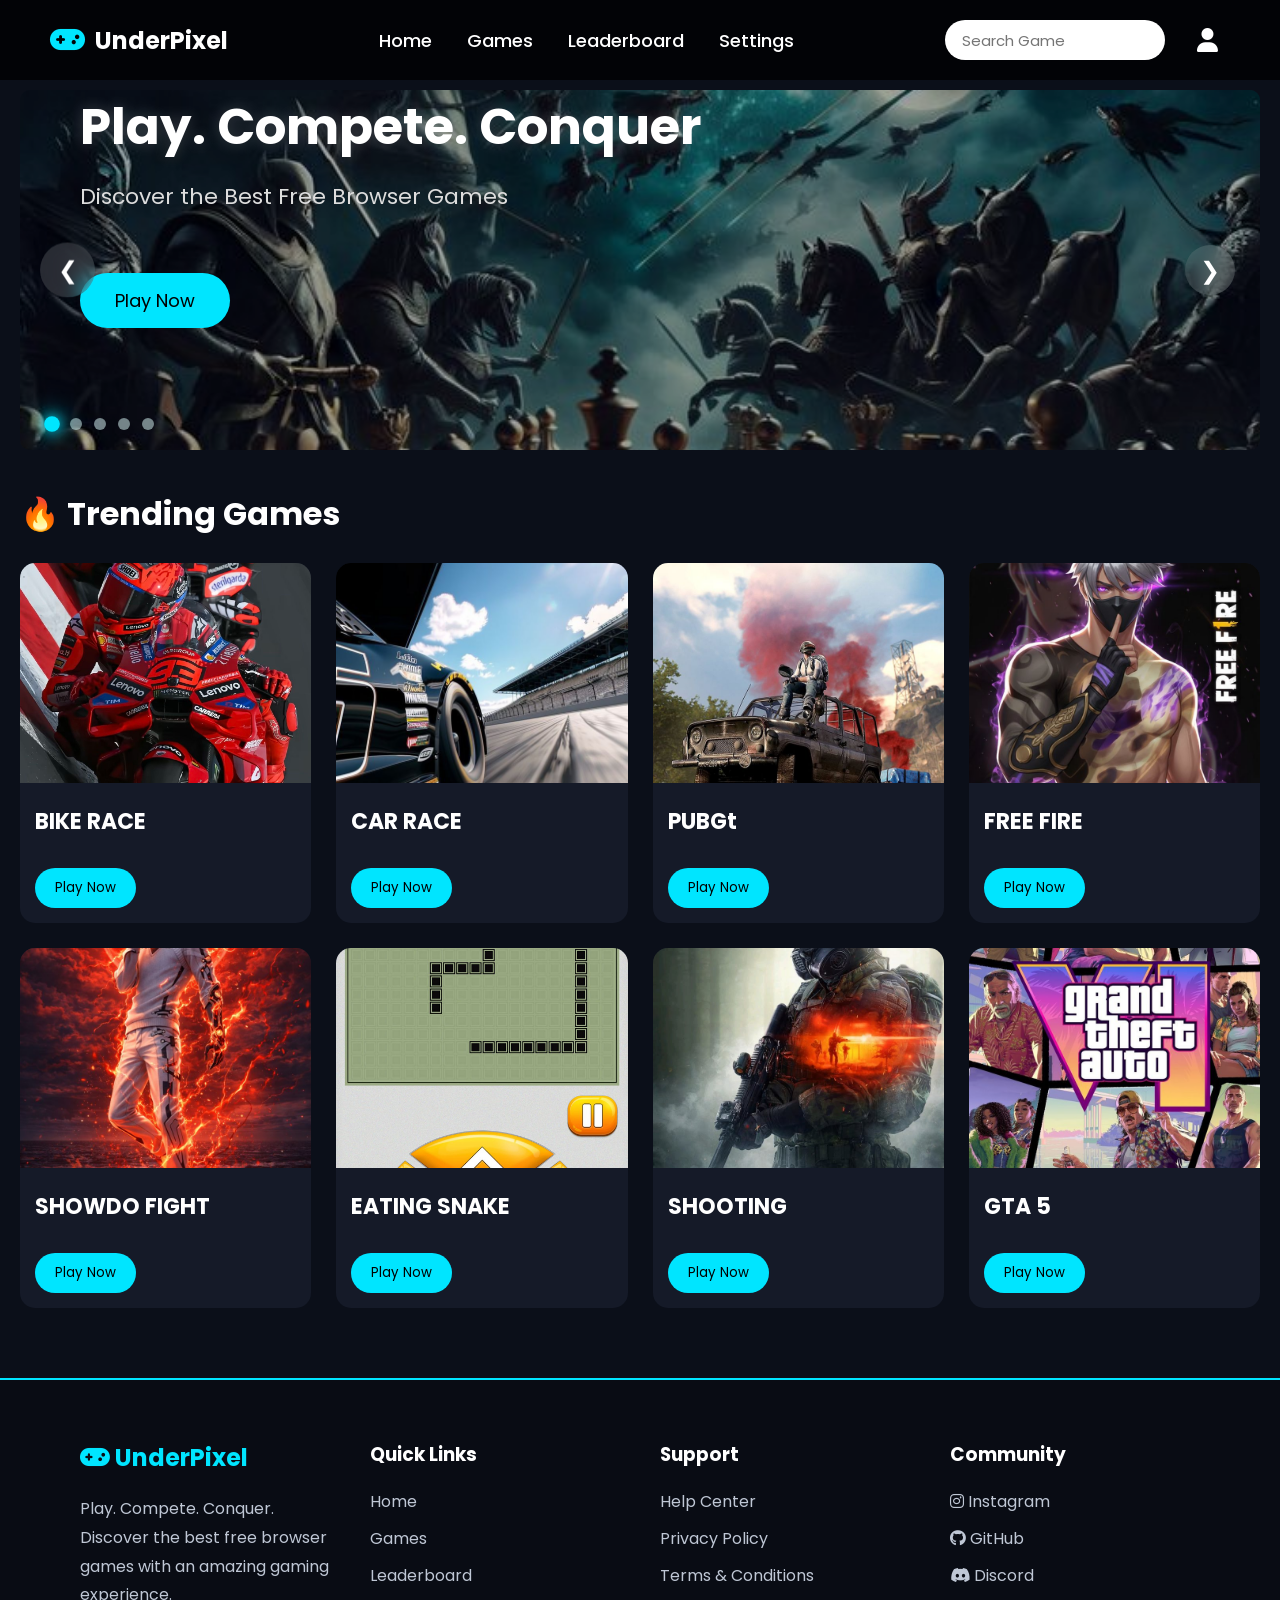
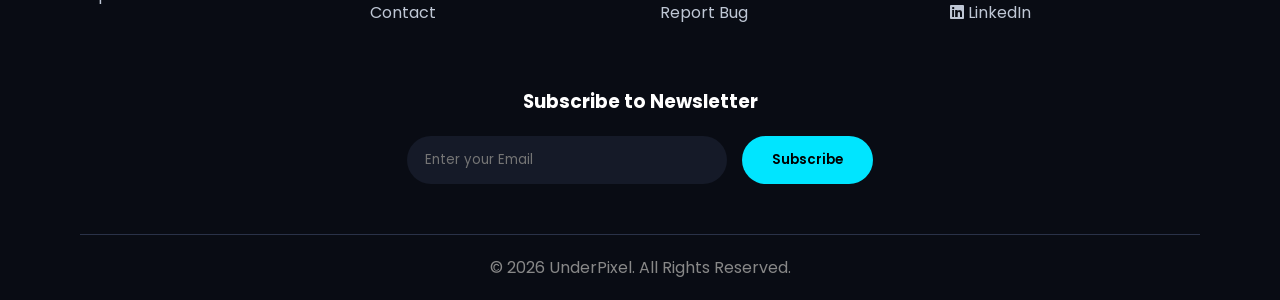
<file: dashboard.html>
<!DOCTYPE html>
<html lang="en">

<head>

    <meta charset="UTF-8">

    <meta name="viewport" content="width=device-width, initial-scale=1.0">

    <title>UnderPixel Dashboard</title>



    <link href="https://fonts.googleapis.com/css2?family=Poppins:wght@300;400;500;600;700&display=swap" rel="stylesheet">

    <link rel="stylesheet"
        href="https://cdnjs.cloudflare.com/ajax/libs/font-awesome/6.6.0/css/all.min.css">

     <link rel="stylesheet" href="dashboard.css">   

</head>

<body>
    <nav>
        <div class="logo">
            <i class="fa-solid fa-gamepad"></i>
            <h2>UnderPixel</h2>
        </div>
        <div class="menu">
            <a href="#" class="active">Home</a>
            <a href="#">Games</a>
            <a href="leaderboard.html" >Leaderboard</a>
            <a href="setting.html">Settings</a>
        </div>
        <div class="right-section">
            <input type="text" class="search-box" placeholder="Search Game">
            


            <div class="profile">

    <i class="fa-solid fa-user"></i>

    <div class="profile-dropdown">

        <div class="profile-header">

           
            <div>
                <h4>Chaitanya</h4>
                <p>Web Developer</p>
            </div>

        </div>

        <hr>

        <a href="profile.html">
            <i class="fa-solid fa-user"></i>
            My Profile
        </a>

        <a href="#">
            <i class="fa-solid fa-pen"></i>
            Edit Profile
        </a>

        <a href="#">
            <i class="fa-solid fa-trophy"></i>
            Achievements
        </a>

        <a href="#">
            <i class="fa-solid fa-heart"></i>
            My Favorites
        </a>

        <a href="#" class="logout">
            <i class="fa-solid fa-right-from-bracket"></i>
            Logout
        </a>

    </div>

</div>

        </div>
    </nav>
    <section class="hero">
        <button class="prev">&#10094;</button>
        <div class="overlay"></div>
        <div class="hero-content">
            <h1>Play. Compete. Conquer</h1>
            <p>Discover the Best Free Browser Games </p>
            <button class="play-btn">Play Now</button>
        </div>
        <button class="next">&#10095;</button>
        <div class="dots">
            <span class="dot active"></span>
            <span class="dot"></span>
            <span class="dot"></span>
            <span class="dot"></span>
            <span class="dot"></span>
              
        </div>

    </section>


    <section class="games">

    <h2 class="section-title">🔥 Trending Games</h2>

    <div class="game-container">

        <div class="game-card">
            <img src="images/BIke.jpg" alt="Bike Race">
            <h3>BIKE RACE</h3>
            <button>Play Now</button>
        </div>

        <div class="game-card">
            <img src="images/CAR.jpg" alt="Car race">
            <h3>CAR RACE</h3>
            <button>Play Now</button>
        </div>

        <div class="game-card">
            <img src="images/Pubg.jpg" alt="PUBG">
            <h3>PUBGt</h3>
            <button>Play Now</button>
        </div>

        <div class="game-card">
            <img src="images/FRee FIre.jpg" alt="FREE FIRE">
            <h3>FREE FIRE</h3>
            <button>Play Now</button>
        </div>
        <div class="game-card">
            <img src="images/Showdo.jpg" alt="Showdo fight">
            <h3>SHOWDO FIGHT</h3>
            <button>Play Now</button>
        </div>
        <div class="game-card">
            <img src="images/Snake.jpg" alt="Snake game">
            <h3> EATING SNAKE </h3>
            <button>Play Now</button>
        </div>
        <div class="game-card">
            <img src="images/GUN.jpg" alt="Gun shoot">
            <h3>SHOOTING</h3>
            <button>Play Now</button>
        </div>
        <div class="game-card">
            <img src="images/GTA.jpg" alt="GTA v">
            <h3>GTA 5</h3>
            <button>Play Now</button>
        </div>

    </div>

</section>

<!-- Footer Start -->

<footer class="footer">

    <div class="footer-container">

        <!-- Logo -->
        <div class="footer-box">
            <h2><i class="fa-solid fa-gamepad"></i> UnderPixel</h2>
            <p>
                Play. Compete. Conquer.<br>
                Discover the best free browser games with an amazing gaming experience.
            </p>
        </div>

        <!-- Quick Links -->
        <div class="footer-box">
            <h3>Quick Links</h3>

            <a href="#">Home</a>
            <a href="#">Games</a>
            <a href="#">Leaderboard</a>
            <a href="#">Contact</a>
        </div>

        <!-- Support -->
        <div class="footer-box">
            <h3>Support</h3>

            <a href="#">Help Center</a>
            <a href="#">Privacy Policy</a>
            <a href="#">Terms & Conditions</a>
            <a href="#">Report Bug</a>
        </div>

        <!-- Community -->
        <div class="footer-box">
            <h3>Community</h3>

            <a href="#"><i class="fa-brands fa-instagram"></i> Instagram</a>
            <a href="#"><i class="fa-brands fa-github"></i> GitHub</a>
            <a href="#"><i class="fa-brands fa-discord"></i> Discord</a>
            <a href="#"><i class="fa-brands fa-linkedin"></i> LinkedIn</a>
        </div>

    </div>

    <!-- Newsletter -->

    <div class="newsletter">

        <h3>Subscribe to Newsletter</h3>

        <div class="newsletter-box">

            <input type="email" placeholder="Enter your Email">

            <button>Subscribe</button>

        </div>

    </div>

    <!-- Bottom -->

    <div class="footer-bottom">

        <p>© 2026 UnderPixel. All Rights Reserved.</p>

    </div>

</footer>

<!-- Footer End -->
    
  <audio id="bgMusic" loop>
    <source src="music/03. Bg Menu.mp3" type="audio/mpeg">
  </audio>

  <script src="js/dashboard.js"></script>
</body>

</html>
</file>
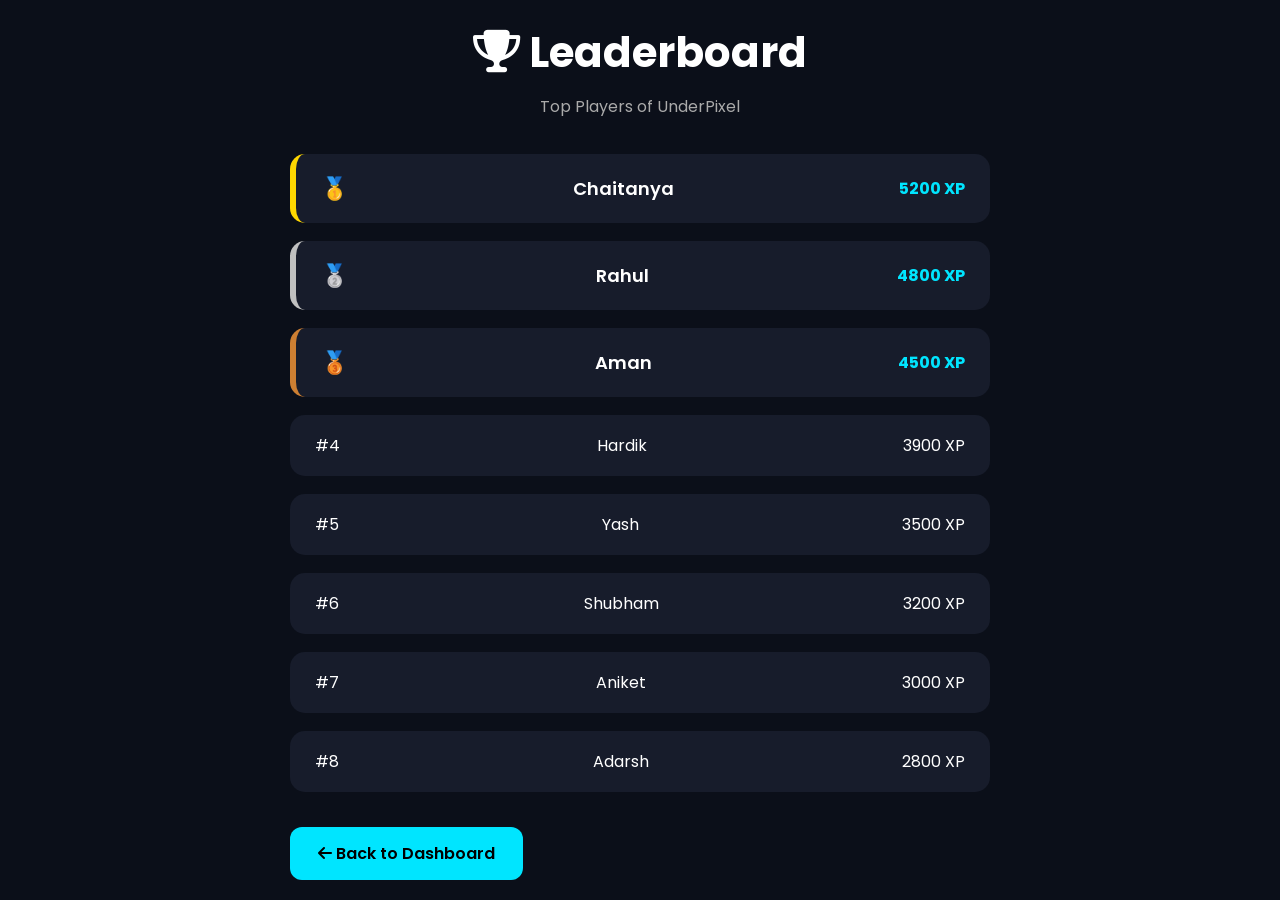
<file: leaderboard.html>
<!DOCTYPE html>
<html lang="en">
<head>
<meta charset="UTF-8">
<meta name="viewport" content="width=device-width, initial-scale=1.0">

<title>Leaderboard | UnderPixel</title>

<link rel="stylesheet" href="leaderboard.css">

<link href="https://fonts.googleapis.com/css2?family=Poppins:wght@300;400;600;700&display=swap" rel="stylesheet">

<link rel="stylesheet"
href="https://cdnjs.cloudflare.com/ajax/libs/font-awesome/6.6.0/css/all.min.css">

</head>

<body>

<div class="container">

    <h1><i class="fa-solid fa-trophy"></i> Leaderboard</h1>

    <p>Top Players of UnderPixel</p>

    <div class="leaderboard">

        <div class="player gold">
            <span class="rank">🥇</span>
            <span class="name">Chaitanya</span>
            <span class="score">5200 XP</span>
        </div>

        <div class="player silver">
            <span class="rank">🥈</span>
            <span class="name">Rahul</span>
            <span class="score">4800 XP</span>
        </div>

        <div class="player bronze">
            <span class="rank">🥉</span>
            <span class="name">Aman</span>
            <span class="score">4500 XP</span>
        </div>

        <div class="player">
            <span>#4</span>
            <span>Hardik</span>
            <span>3900 XP</span>
        </div>

        <div class="player">
            <span>#5</span>
            <span>Yash</span>
            <span>3500 XP</span>
        </div>

        <div class="player">
            <span>#6</span>
            <span>Shubham</span>
            <span>3200 XP</span>
        </div>

        <div class="player">
            <span>#7</span>
            <span>Aniket</span>
            <span>3000 XP</span>
        </div>

        <div class="player">
            <span>#8</span>
            <span>Adarsh</span>
            <span>2800 XP</span>
        </div>

    </div>

    <a href="dashboard.html" class="back-btn">
        <i class="fa-solid fa-arrow-left"></i>
        Back to Dashboard
    </a>

</div>

<script src="js/leaderboard.js"></script>

</body>
</html>
</file>
<file: dashboard.css>
*{
    margin: 0;
    padding: 0;
    box-sizing: border-box;
    font-family: "Poppins", sans-serif;
}
body{
    background: #0B0F19;
    color: white;
    min-height: 100vh;
    overflow-x: hidden;
}
nav{
    width: 100%;
    height: 80px;
    display: flex;
    justify-content: space-between;
    align-items: center;
    padding: 0 50px;
    background: rgba(0, 0, 0, 0.75);
    backdrop-filter:blur(15px);
    position: fixed;
    top :0;
    left: 0;
    z-index: 1000;
}
.logo{

    display: flex;
    align-items: center;
    gap: 10px;

    cursor: pointer;

    transition: all 0.3s ease;

}
.logo i{

    font-size: 28px;

    color: #00E5FF;

    transition: all 0.3s ease;

}
.logo h2{

    color: white;

    transition: all 0.3s ease;

}
.logo:hover i{

    transform: rotate(-20deg);

    color: #00E5FF;

    text-shadow:
        0 0 10px #00E5FF,
        0 0 20px #00E5FF;

}
.logo:hover h2{

    color: #00E5FF;

    text-shadow:
        0 0 10px #00E5FF,
        0 0 20px #00E5FF;

}

.menu{
    display: flex;
    gap: 35px;
}
.menu a{

    text-decoration: none;
    color: white;
    font-size: 18px;
    font-weight: 500;

    position: relative;

    transition: all 0.3s ease;

}
.menu a::after{

    content: "";

    position: absolute;

    left: 0;

    bottom: -6px;

    width: 0;

    height: 2px;

    background: #00E5FF;

    transition: width 0.3s ease;

}

.menu a:hover{

    color:#00E5FF;
    transform: translate(-3px);
}
.menu a:hover::after{
    width: 100%;
}
.search-box{
   
    width: 220px;
    height: 40px;

    border: 2px solid transparent;

    outline: none;

    border-radius: 25px;

    padding: 0 15px;

    font-size: 15px;

    transition: all 0.3s ease;

}
.search-box:hover{

    transform: scale(1.05);

    border: 2px solid #00E5FF;

    box-shadow:
        0 0 10px #00E5FF,
        0 0 20px rgba(0,229,255,0.5);

}
.profile{
    width: 45px;
    height: 45px;

    display: flex;
    justify-content: center;
    align-items: center;

    border-radius: 50%;

    cursor: pointer;

    transition: all 0.3s ease;

}
.profile i{
     color: white;

    font-size: 24px;

    transition: all 0.3s ease;


}
.profile:hover{
   background: rgba(0,229,255,0.15);

    box-shadow:
        0 0 10px #00E5FF,
        0 0 20px #00E5FF;

}
.profile:hover i{
    color: #00E5FF;
    transform: scale(1.15);
}
.right-section{
    display: flex;
    align-items: center;
}
.right-section{
    display: flex;
    align-items: center;
    gap: 20px;
}
.hero{
     width: calc(100% - 40px);
    height: 40vh;

    margin: 90px auto 20px;

    border-radius: 10px;
    overflow: hidden;

    position: relative;

    background-size: cover;
    background-position: center;
    background-repeat: no-repeat;
}
.overlay{
    position: absolute;
    top: 0;
    left: 0;

    width: 100%;
    height: 100%;
    background: rgba(0, 0, 0, 0.35);
    z-index: 1;
}
.hero-content{
    position: relative;
    z-index: 2;
    max-width: 700px;
    padding-left: 60px;
}
.hero-content h1{
    font-size: 50px;
    margin-bottom: 15px;
    color: white;
    text-shadow: 0 0 15px rgba(255, 255, 255, 0.2);

}
.hero-content p{
    font-size: 22px;
    color: #ddd;
}
.play-btn{
    margin-top: 60px;
    padding: 14px 35px;
    border: none;
    border-radius: 30px;
    background: #00E5FF;
    color: black;
    font-size: 18px;
    cursor: pointer;
    transition:all  0.3s ease;
}
.play-btn:hover{
    transform:translateY(-5px) scale(1.08);
     
    box-shadow:
     0 0 10px #00E5FF,
     0 0 25px  #00E5FF;
}
.hero{
    background-image: url("images/bg.1.jpg");
    background-size: cover;
    background-position: center;
    background-repeat:no-repeat ;
}
.prev{
     position: absolute;
    left: 20px;          /* Pehle agar 0px ya -10px hai to change karo */
    top: 50%;
    transform: translateY(-50%);

    width: 55px;
    height: 55px;

    border: none;
    border-radius: 50%;

    background: rgba(255,255,255,0.15);
    backdrop-filter: blur(10px);

    color: white;
    font-size: 24px;
    cursor: pointer;

    z-index: 10;
}
.next{

    position: absolute;

    right: 25px;

    top: 50%;

    transform: translateY(-50%);

    width: 50px;

    height: 50px;

    border: none;

    border-radius: 50%;

    background: rgba(255,255,255,0.12);

    backdrop-filter: blur(10px);

    color: white;

    font-size: 24px;

    cursor: pointer;

    transition: all 0.3s ease;

    z-index: 10;

}
.prev:hover,
.next:hover
    {
  background: #00E5FF;
  color: black;
  
  box-shadow:
    0 0 15px #00E5FF,
    0 0 30px  #00E5FF;

}
.dots{
    position: absolute;
    bottom: 20px;
    left: 80px;
    transform: translate(-50%);
    display: flex;
    gap: 12px;
    z-index: 10;
    
}
.dot{
    width: 12px;
    height: 12px;
    border-radius: 50%;
    background:rgba(225, 255, 255, 0.5);
    cursor: pointer;
    transition: all 0.3s ease;
}
.dot.active{
    background: #00E5FF;
    transform: scale(1.3);
    box-shadow: 
    0 0 10px #00E5FF,
    0 0 20px  #00E5FF;
}
.dot:hover{
    background: white;
    transform: scale(1.2);
}
.games{

    width: calc(100% - 40px);

    margin: 40px auto;

}

.section-title{

    font-size: 32px;

    margin-bottom: 25px;

}

.game-container{

    display: grid;

    grid-template-columns: repeat(4,1fr);

    gap: 25px;

}
.game-card{

    background: #151A28;

    border-radius: 15px;

    overflow: hidden;

    transition: .3s;

    cursor: pointer;

}
.game-card img{

    width:100%;

    height:220px;

    object-fit:cover;

}
.game-card h3{

    padding:15px;

    font-size:22px;

}
.game-card button{

    margin:15px;

    padding:10px 20px;

    border:none;

    border-radius:20px;

    background:#00E5FF;

    cursor:pointer;

}
.game-card:hover{

    transform:translateY(-10px);

    box-shadow:

    0 0 20px #00E5FF;

}
/* ===========================
        FOOTER
=========================== */

.footer{

    background: #090C14;

    margin-top: 70px;

    padding: 60px 80px 20px;

    border-top: 2px solid #00E5FF;

}

.footer-container{

    display: grid;

    grid-template-columns: repeat(4,1fr);

    gap: 40px;

}

.footer-box h2{

    color: #00E5FF;

    margin-bottom: 20px;

}

.footer-box h3{

    color: white;

    margin-bottom: 20px;

}

.footer-box p{

    color: #BFC7D5;

    line-height: 1.8;

}

.footer-box a{

    display: block;

    text-decoration: none;

    color: #BFC7D5;

    margin: 12px 0;

    transition: all .3s ease;

}

.footer-box a:hover{

    color: #00E5FF;

    transform: translateX(8px);

}

/* ===========================
      NEWSLETTER
=========================== */

.newsletter{

    margin-top: 50px;

    text-align: center;

}

.newsletter h3{

    margin-bottom: 20px;

}

.newsletter-box{

    display: flex;

    justify-content: center;

    gap: 15px;

}

.newsletter-box input{

    width: 320px;

    padding: 14px 18px;

    border: none;

    outline: none;

    border-radius: 30px;

    background: #151A28;

    color: white;

    transition: .3s;

}

.newsletter-box input:focus{

    box-shadow: 0 0 15px #00E5FF;

}

.newsletter-box button{

    padding: 14px 30px;

    border: none;

    border-radius: 30px;

    background: #00E5FF;

    cursor: pointer;

    font-weight: 600;

    transition: .3s;

}

.newsletter-box button:hover{

    transform: scale(1.05);

    box-shadow: 0 0 20px #00E5FF;

}

/* ===========================
      FOOTER BOTTOM
=========================== */

.footer-bottom{

    margin-top: 50px;

    border-top: 1px solid #2A3248;

    padding-top: 20px;

    text-align: center;

    color: #888;

}
/* Light Theme */

body.light-mode{
    background:#F4F7FC;
    color:#111;
}

body.light-mode nav{
    background:#ffffff;
}

body.light-mode .menu a{
    color:#111;
}

body.light-mode .logo h2{
    color:#111;
}

body.light-mode .search-box{
    background:#f2f2f2;
    color:#111;
}

body.light-mode .profile i{
    color:#111;
}

body.light-mode .game-card{
    background:#ffffff;
    color:#111;
}

body.light-mode footer{
    background:#ffffff;
    color:#111;
}
/* ================= Profile Dropdown ================= */

.profile{
    position: relative;
    cursor: pointer;
}

.profile-dropdown{
    position: absolute;
    top: 60px;
    right: 0;
    width: 260px;

    background: #171C2B;
    border-radius: 15px;

    padding: 15px;

    box-shadow: 0 0 20px rgba(0,229,255,.25);

    display: none;

    z-index: 1000;
}

.profile-dropdown.active{
    display: block;
}

.profile-header{
    display: flex;
    align-items: center;
    gap: 12px;
    margin-bottom: 15px;
}

.profile-header img{
    width: 55px;
    height: 55px;
    border-radius: 50%;
    object-fit: cover;
    border: 2px solid #00E5FF;
}

.profile-header h4{
    font-size: 18px;
    color: white;
}

.profile-header p{
    font-size: 13px;
    color: #bbb;
}

.profile-dropdown hr{
    border: none;
    height: 1px;
    background: rgba(255,255,255,.1);
    margin: 10px 0;
}

.profile-dropdown a{
    display: flex;
    align-items: center;
    gap: 12px;

    text-decoration: none;
    color: white;

    padding: 12px;
    border-radius: 10px;

    transition: .3s;
}

.profile-dropdown a:hover{
    background: rgba(0,229,255,.15);
    color: #00E5FF;
}

.profile-dropdown a i{
    width: 20px;
}

.logout{
    color: #ff5b5b !important;
}

.logout:hover{
    background: rgba(255,0,0,.15) !important;
}
</file>
<file: leaderboard.css>
*{
margin:0;
padding:0;
box-sizing:border-box;
font-family:Poppins,sans-serif;
}

body{

background:#0B0F19;
color:white;
display:flex;
justify-content:center;
align-items:center;
min-height:100vh;

}

.container{

width:700px;
max-width:95%;

}

h1{

text-align:center;
font-size:42px;
margin-bottom:10px;

}

p{

text-align:center;
color:#aaa;
margin-bottom:35px;

}

.leaderboard{

display:flex;
flex-direction:column;
gap:18px;

}

.player{

display:flex;
justify-content:space-between;
align-items:center;

padding:18px 25px;

background:#171C2B;

border-radius:15px;

transition:.3s;

}

.player:hover{

transform:translateY(-4px);

box-shadow:0 0 20px rgba(0,229,255,.25);

}

.gold{

border-left:6px solid gold;

}

.silver{

border-left:6px solid silver;

}

.bronze{

border-left:6px solid #CD7F32;

}

.rank{

font-size:22px;

}

.name{

font-size:18px;
font-weight:600;

}

.score{

color:#00E5FF;
font-weight:bold;

}

.back-btn{

display:inline-block;

margin-top:35px;

text-decoration:none;

background:#00E5FF;

color:black;

padding:14px 28px;

border-radius:12px;

font-weight:600;

transition:.3s;

}

.back-btn:hover{

transform:scale(1.05);

}
</file>
